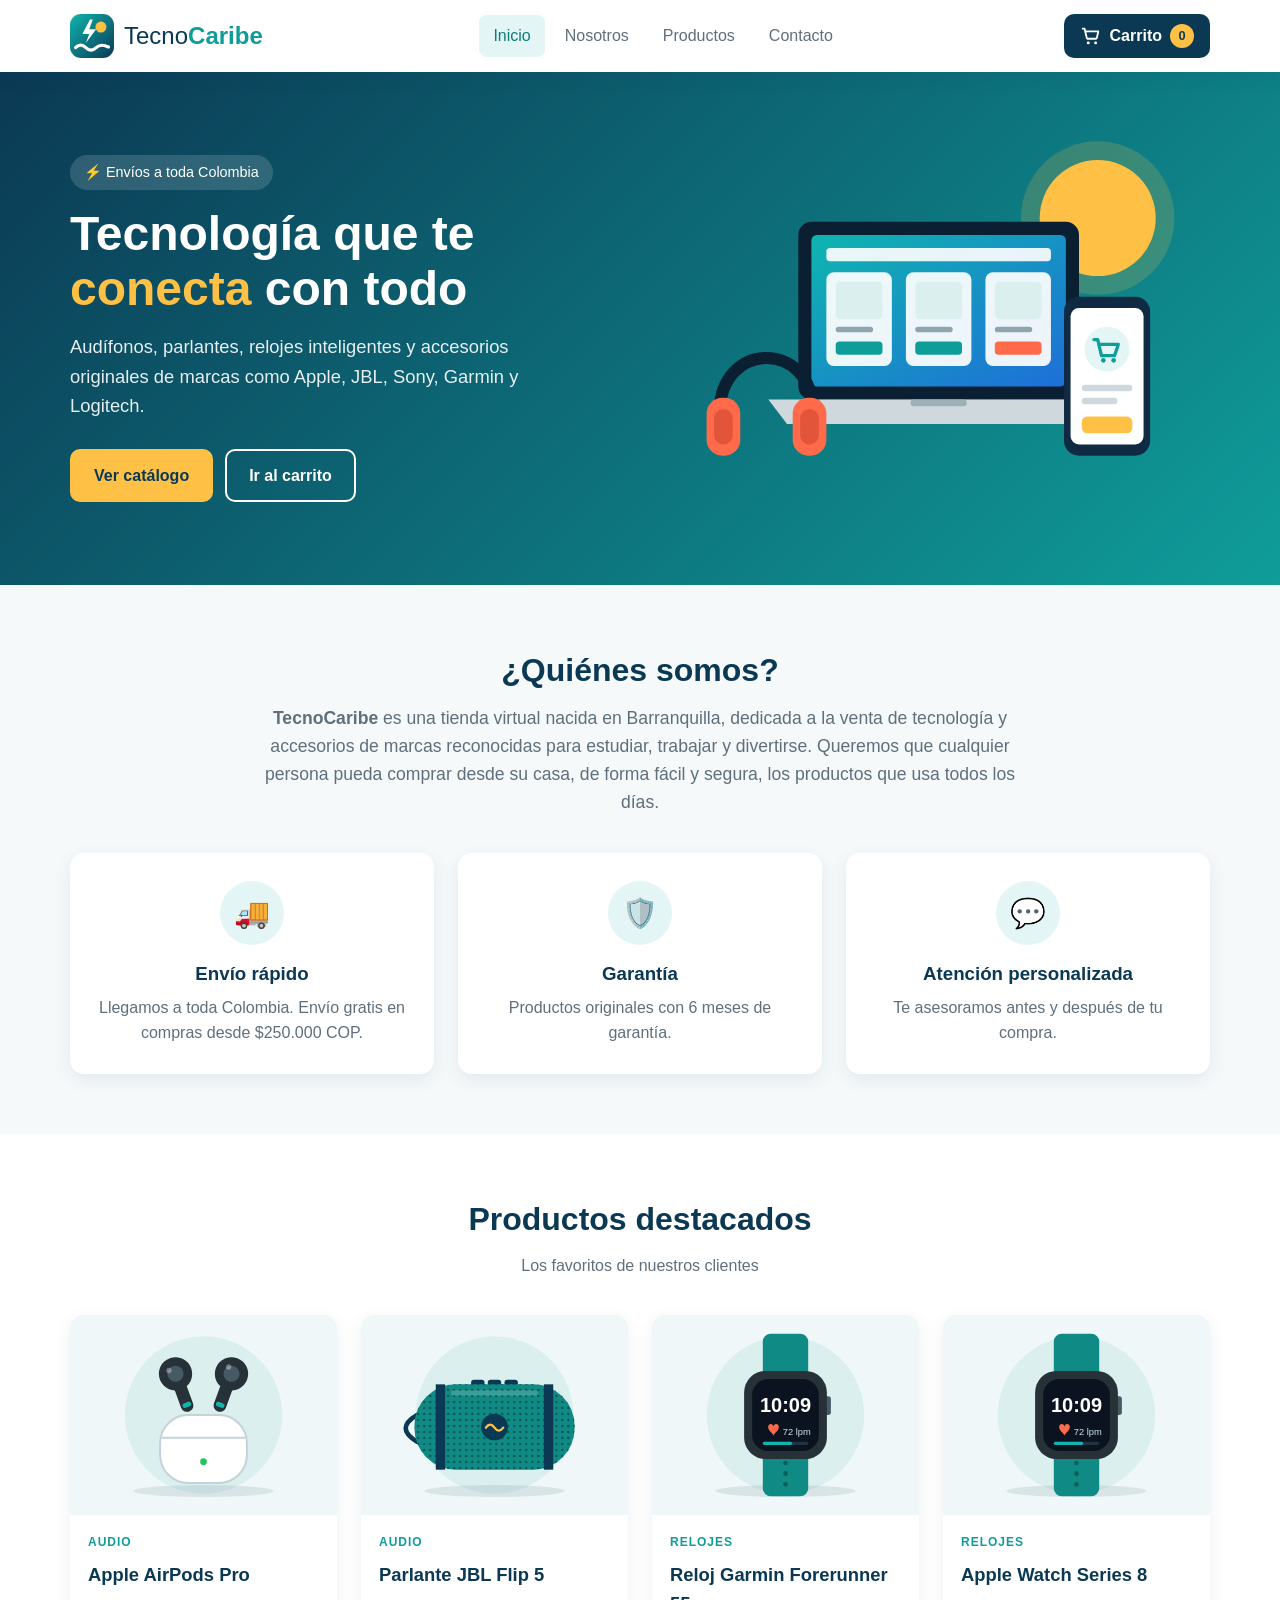
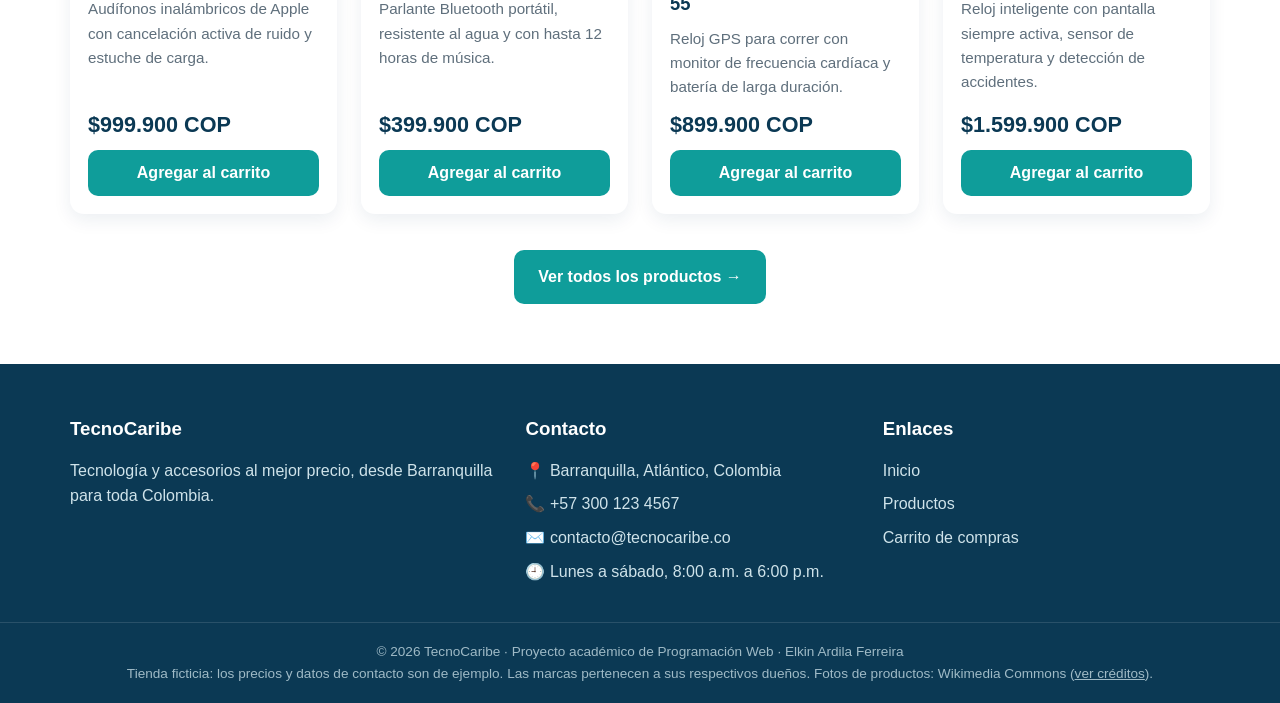
<file: index.html>
<!DOCTYPE html>
<html lang="es">
<head>
  <meta charset="UTF-8">
  <meta name="viewport" content="width=device-width, initial-scale=1.0">
  <meta name="description" content="TecnoCaribe: tienda virtual de tecnología y accesorios con envíos a toda Colombia.">
  <title>TecnoCaribe | Tecnología y accesorios</title>
  <link rel="icon" href="img/logo.svg" type="image/svg+xml">
  <link rel="stylesheet" href="css/estilos.css">
</head>
<body>

  <!-- ===================== ENCABEZADO ===================== -->
  <header class="encabezado">
    <div class="contenedor encabezado-contenido">
      <a href="index.html" class="logo">
        <img src="img/logo.svg" alt="Logotipo de TecnoCaribe">
        <span>Tecno<strong>Caribe</strong></span>
      </a>

      <nav class="menu" id="menu" aria-label="Menú principal">
        <ul>
          <li><a href="index.html" class="activo">Inicio</a></li>
          <li><a href="#nosotros">Nosotros</a></li>
          <li><a href="productos.html">Productos</a></li>
          <li><a href="#contacto">Contacto</a></li>
        </ul>
      </nav>

      <div class="acciones-encabezado">
        <a href="carrito.html" class="enlace-carrito" aria-label="Ver carrito de compras">
          <svg class="icono-carrito" viewBox="0 0 24 24" aria-hidden="true">
            <path d="M3 4h2l2.4 10.2a1 1 0 0 0 1 .8h8.9a1 1 0 0 0 1-.8L20 7H6.2" fill="none" stroke="currentColor" stroke-width="2" stroke-linecap="round" stroke-linejoin="round"/>
            <circle cx="9" cy="19.5" r="1.6" fill="currentColor"/>
            <circle cx="17" cy="19.5" r="1.6" fill="currentColor"/>
          </svg>
          <span class="texto-carrito">Carrito</span>
          <span class="contador" id="contador-carrito">0</span>
        </a>
        <button type="button" class="boton-menu" id="boton-menu" aria-label="Abrir menú" aria-expanded="false" aria-controls="menu">☰</button>
      </div>
    </div>
  </header>

  <main>
    <!-- ===================== BANNER PRINCIPAL ===================== -->
    <section class="banner">
      <div class="contenedor banner-contenido">
        <div class="banner-texto">
          <span class="etiqueta">⚡ Envíos a toda Colombia</span>
          <h1>Tecnología que te <span>conecta</span> con todo</h1>
          <p>Audífonos, parlantes, relojes inteligentes y accesorios originales de marcas como Apple, JBL, Sony, Garmin y Logitech.</p>
          <div class="banner-botones">
            <a href="productos.html" class="btn btn-amarillo">Ver catálogo</a>
            <a href="carrito.html" class="btn btn-borde">Ir al carrito</a>
          </div>
        </div>
        <img src="img/banner.svg" alt="Ilustración de un portátil, un celular y unos audífonos" class="banner-imagen">
      </div>
    </section>

    <!-- ===================== QUIÉNES SOMOS ===================== -->
    <section class="seccion" id="nosotros">
      <div class="contenedor">
        <div class="titulo-seccion">
          <h2>¿Quiénes somos?</h2>
          <p class="presentacion">
            <strong>TecnoCaribe</strong> es una tienda virtual nacida en Barranquilla, dedicada a la venta de
            tecnología y accesorios de marcas reconocidas para estudiar, trabajar y divertirse. Queremos que cualquier
            persona pueda comprar desde su casa, de forma fácil y segura, los productos que usa todos los días.
          </p>
        </div>

        <div class="beneficios">
          <article class="beneficio">
            <span class="icono">🚚</span>
            <h3>Envío rápido</h3>
            <p>Llegamos a toda Colombia. Envío gratis en compras desde $250.000 COP.</p>
          </article>
          <article class="beneficio">
            <span class="icono">🛡️</span>
            <h3>Garantía</h3>
            <p>Productos originales con 6 meses de garantía.</p>
          </article>
          <article class="beneficio">
            <span class="icono">💬</span>
            <h3>Atención personalizada</h3>
            <p>Te asesoramos antes y después de tu compra.</p>
          </article>
        </div>
      </div>
    </section>

    <!-- ===================== PRODUCTOS DESTACADOS ===================== -->
    <section class="seccion seccion-clara">
      <div class="contenedor">
        <div class="titulo-seccion">
          <h2>Productos destacados</h2>
          <p>Los favoritos de nuestros clientes</p>
        </div>

        <!-- JavaScript (catalogo.js) llena este espacio con los productos destacados -->
        <div class="grid-productos" id="productos-destacados"></div>

        <div class="centrado">
          <a href="productos.html" class="btn">Ver todos los productos →</a>
        </div>
      </div>
    </section>
  </main>

  <!-- ===================== PIE DE PÁGINA ===================== -->
  <footer class="pie" id="contacto">
    <div class="contenedor pie-contenido">
      <section>
        <h3>TecnoCaribe</h3>
        <p>Tecnología y accesorios al mejor precio, desde Barranquilla para toda Colombia.</p>
      </section>
      <section>
        <h3>Contacto</h3>
        <address>
          <ul>
            <li>📍 Barranquilla, Atlántico, Colombia</li>
            <li>📞 +57 300 123 4567</li>
            <li>✉️ contacto@tecnocaribe.co</li>
            <li>🕘 Lunes a sábado, 8:00 a.m. a 6:00 p.m.</li>
          </ul>
        </address>
      </section>
      <section>
        <h3>Enlaces</h3>
        <ul>
          <li><a href="index.html">Inicio</a></li>
          <li><a href="productos.html">Productos</a></li>
          <li><a href="carrito.html">Carrito de compras</a></li>
        </ul>
      </section>
    </div>
    <div class="pie-final">
      <p>© 2026 TecnoCaribe · Proyecto académico de Programación Web · Elkin Ardila Ferreira</p>
      <p>Tienda ficticia: los precios y datos de contacto son de ejemplo. Las marcas pertenecen a sus respectivos dueños. Fotos de productos: Wikimedia Commons (<a href="productos.html#creditos">ver créditos</a>).</p>
    </div>
  </footer>

  <!-- Archivos JavaScript externos (el orden es importante) -->
  <script src="js/productos.js"></script>
  <script src="js/carrito.js"></script>
  <script src="js/catalogo.js"></script>
</body>
</html>
</file>
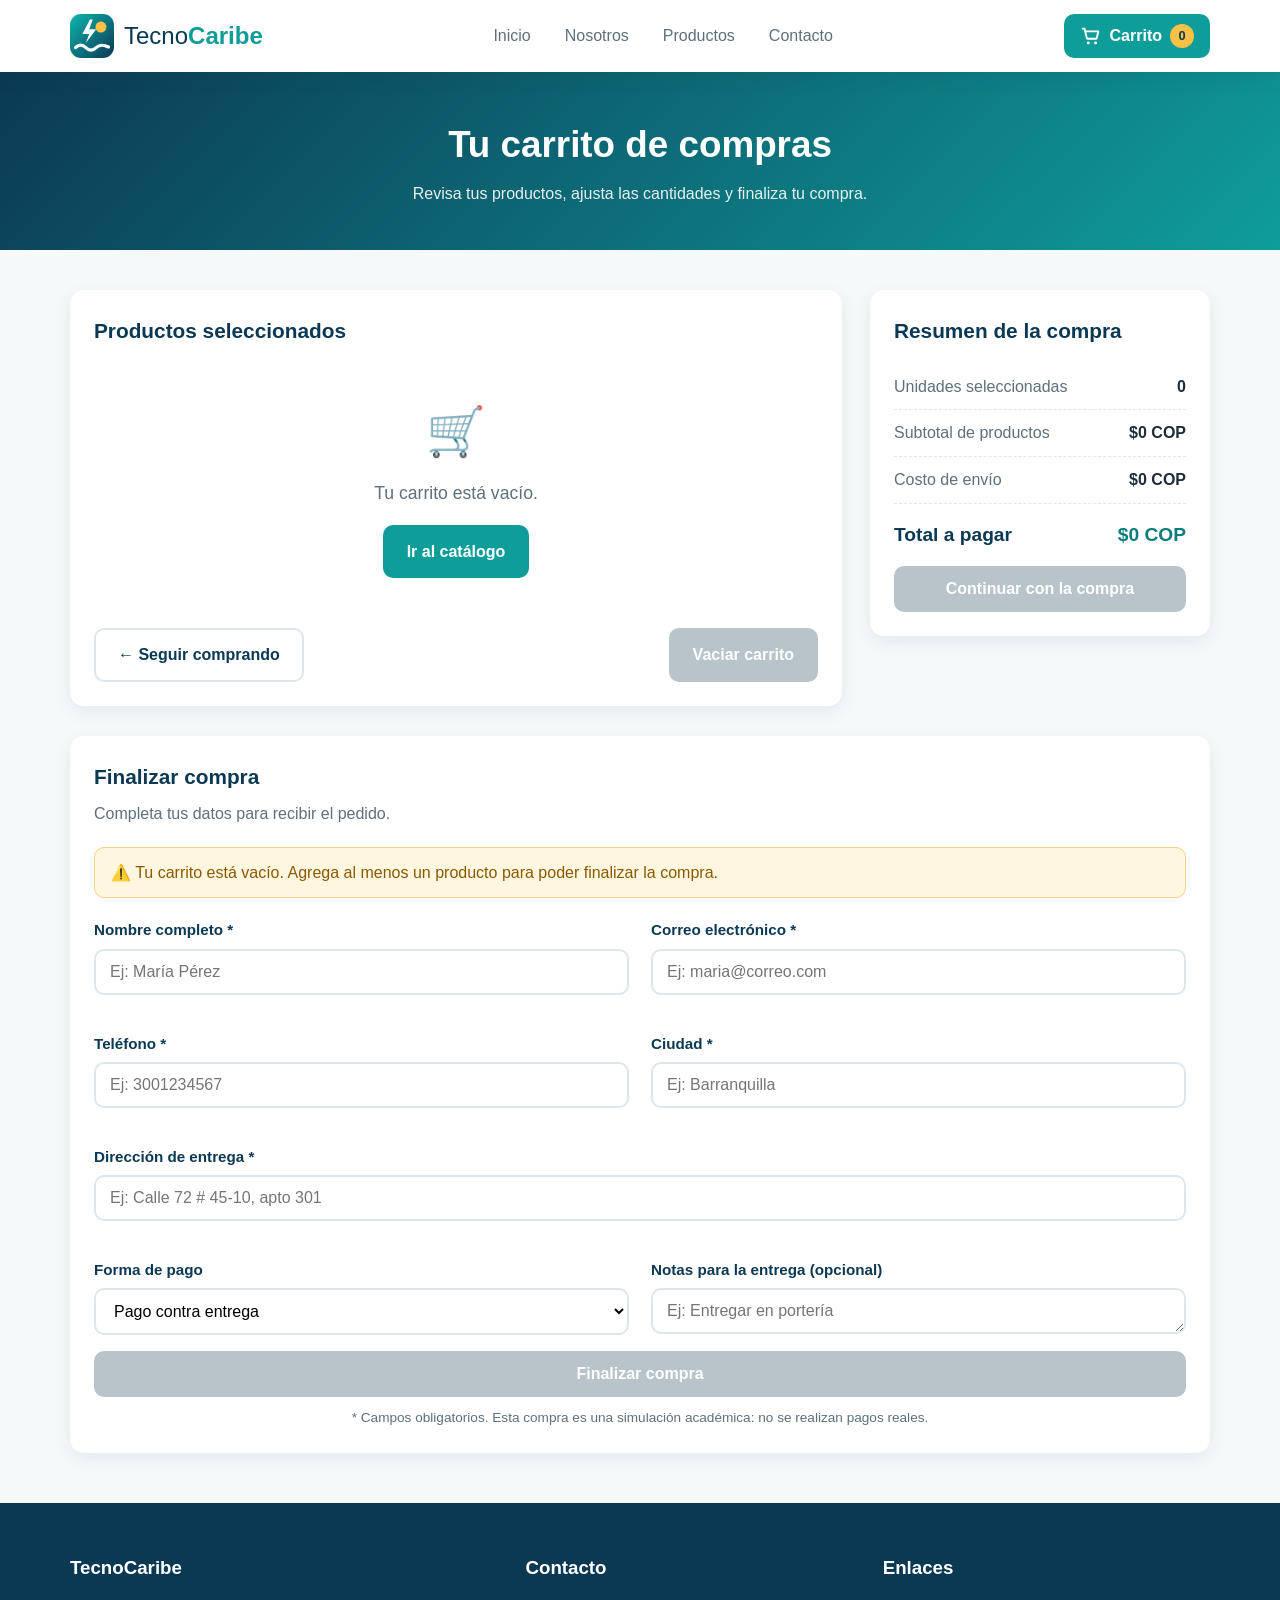
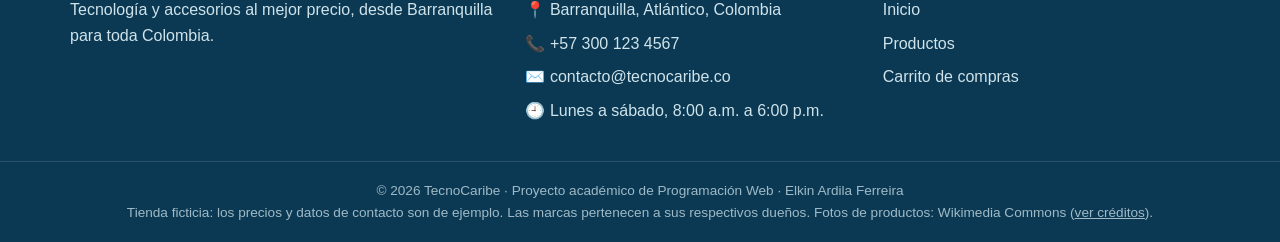
<file: carrito.html>
<!DOCTYPE html>
<html lang="es">
<head>
  <meta charset="UTF-8">
  <meta name="viewport" content="width=device-width, initial-scale=1.0">
  <meta name="description" content="Carrito de compras de TecnoCaribe.">
  <title>Carrito de compras | TecnoCaribe</title>
  <link rel="icon" href="img/logo.svg" type="image/svg+xml">
  <link rel="stylesheet" href="css/estilos.css">
</head>
<body>

  <!-- ===================== ENCABEZADO ===================== -->
  <header class="encabezado">
    <div class="contenedor encabezado-contenido">
      <a href="index.html" class="logo">
        <img src="img/logo.svg" alt="Logotipo de TecnoCaribe">
        <span>Tecno<strong>Caribe</strong></span>
      </a>

      <nav class="menu" id="menu" aria-label="Menú principal">
        <ul>
          <li><a href="index.html">Inicio</a></li>
          <li><a href="index.html#nosotros">Nosotros</a></li>
          <li><a href="productos.html">Productos</a></li>
          <li><a href="#contacto">Contacto</a></li>
        </ul>
      </nav>

      <div class="acciones-encabezado">
        <a href="carrito.html" class="enlace-carrito activo" aria-label="Ver carrito de compras">
          <svg class="icono-carrito" viewBox="0 0 24 24" aria-hidden="true">
            <path d="M3 4h2l2.4 10.2a1 1 0 0 0 1 .8h8.9a1 1 0 0 0 1-.8L20 7H6.2" fill="none" stroke="currentColor" stroke-width="2" stroke-linecap="round" stroke-linejoin="round"/>
            <circle cx="9" cy="19.5" r="1.6" fill="currentColor"/>
            <circle cx="17" cy="19.5" r="1.6" fill="currentColor"/>
          </svg>
          <span class="texto-carrito">Carrito</span>
          <span class="contador" id="contador-carrito">0</span>
        </a>
        <button type="button" class="boton-menu" id="boton-menu" aria-label="Abrir menú" aria-expanded="false" aria-controls="menu">☰</button>
      </div>
    </div>
  </header>

  <main>
    <!-- ===================== TÍTULO DE LA PÁGINA ===================== -->
    <section class="titulo-pagina">
      <div class="contenedor">
        <h1>Tu carrito de compras</h1>
        <p>Revisa tus productos, ajusta las cantidades y finaliza tu compra.</p>
      </div>
    </section>

    <!-- ===================== CARRITO + RESUMEN ===================== -->
    <section class="contenedor carrito-layout">

      <!-- Lista de productos del carrito -->
      <div class="caja">
        <h2 class="titulo-caja">Productos seleccionados</h2>

        <!-- Este mensaje solo se ve cuando el carrito está vacío -->
        <div class="carrito-vacio" id="carrito-vacio" hidden>
          <span class="icono-vacio">🛒</span>
          <p>Tu carrito está vacío.</p>
          <a href="productos.html" class="btn">Ir al catálogo</a>
        </div>

        <table class="tabla-carrito" id="tabla-carrito">
          <thead>
            <tr>
              <th>Producto</th>
              <th>Precio</th>
              <th>Cantidad</th>
              <th>Subtotal</th>
              <th>Quitar</th>
            </tr>
          </thead>
          <!-- JavaScript (pagina-carrito.js) llena estas filas -->
          <tbody id="cuerpo-tabla"></tbody>
        </table>

        <div class="acciones-carrito">
          <a href="productos.html" class="btn btn-secundario">← Seguir comprando</a>
          <button type="button" class="btn btn-peligro" id="btn-vaciar">Vaciar carrito</button>
        </div>
      </div>

      <!-- Resumen con los cálculos de la compra -->
      <aside class="caja resumen">
        <h2 class="titulo-caja">Resumen de la compra</h2>
        <div class="fila-resumen">
          <span>Unidades seleccionadas</span>
          <span id="total-unidades">0</span>
        </div>
        <div class="fila-resumen">
          <span>Subtotal de productos</span>
          <span id="subtotal-general">$0 COP</span>
        </div>
        <div class="fila-resumen">
          <span>Costo de envío</span>
          <span id="costo-envio">$0 COP</span>
        </div>
        <p class="nota-envio" id="nota-envio"></p>
        <div class="fila-resumen fila-total">
          <span>Total a pagar</span>
          <span id="total-pagar">$0 COP</span>
        </div>
        <button type="button" class="btn btn-bloque" id="btn-continuar">Continuar con la compra</button>
      </aside>
    </section>

    <!-- ===================== FINALIZAR COMPRA ===================== -->
    <section class="contenedor seccion-compra" id="seccion-compra">

      <div class="caja" id="caja-formulario">
        <h2 class="titulo-caja">Finalizar compra</h2>
        <p class="subtitulo">Completa tus datos para recibir el pedido.</p>

        <p class="aviso-formulario" id="aviso-formulario" hidden>
          ⚠️ Tu carrito está vacío. Agrega al menos un producto para poder finalizar la compra.
        </p>

        <!-- novalidate: la validación la hacemos nosotros con JavaScript -->
        <form class="formulario" id="formulario-compra" novalidate>
          <div class="campo">
            <label for="nombre">Nombre completo *</label>
            <input type="text" id="nombre" name="nombre" placeholder="Ej: María Pérez" required>
            <small class="error" id="error-nombre"></small>
          </div>

          <div class="campo">
            <label for="correo">Correo electrónico *</label>
            <input type="email" id="correo" name="correo" placeholder="Ej: maria@correo.com" required>
            <small class="error" id="error-correo"></small>
          </div>

          <div class="campo">
            <label for="telefono">Teléfono *</label>
            <input type="tel" id="telefono" name="telefono" placeholder="Ej: 3001234567" required>
            <small class="error" id="error-telefono"></small>
          </div>

          <div class="campo">
            <label for="ciudad">Ciudad *</label>
            <input type="text" id="ciudad" name="ciudad" placeholder="Ej: Barranquilla" required>
            <small class="error" id="error-ciudad"></small>
          </div>

          <div class="campo campo-completo">
            <label for="direccion">Dirección de entrega *</label>
            <input type="text" id="direccion" name="direccion" placeholder="Ej: Calle 72 # 45-10, apto 301" required>
            <small class="error" id="error-direccion"></small>
          </div>

          <div class="campo">
            <label for="pago">Forma de pago</label>
            <select id="pago" name="pago">
              <option value="Pago contra entrega">Pago contra entrega</option>
              <option value="Transferencia bancaria">Transferencia bancaria</option>
            </select>
          </div>

          <div class="campo">
            <label for="notas">Notas para la entrega (opcional)</label>
            <textarea id="notas" name="notas" rows="1" placeholder="Ej: Entregar en portería"></textarea>
          </div>

          <div class="campo-completo">
            <button type="submit" class="btn btn-bloque" id="btn-finalizar">Finalizar compra</button>
            <p class="nota-formulario">* Campos obligatorios. Esta compra es una simulación académica: no se realizan pagos reales.</p>
          </div>
        </form>
      </div>

      <!-- Mensaje de confirmación: se muestra cuando la compra se procesa bien -->
      <div class="caja confirmacion" id="confirmacion" hidden>
        <div class="icono-exito">✔</div>
        <h2>¡Compra realizada con éxito!</h2>
        <p>Gracias, <strong id="conf-nombre"></strong>. Tu pedido <strong id="conf-pedido"></strong> fue procesado correctamente.</p>

        <ul class="lista-pedido" id="conf-productos"></ul>

        <p class="conf-total">Valor total de la compra: <strong id="conf-total"></strong></p>
        <p>Forma de pago: <span id="conf-pago"></span></p>
        <p>Enviaremos tu pedido a <strong id="conf-direccion"></strong> y te escribiremos a <strong id="conf-correo"></strong>.</p>
        <a href="productos.html" class="btn">Seguir comprando</a>
      </div>
    </section>
  </main>

  <!-- ===================== PIE DE PÁGINA ===================== -->
  <footer class="pie" id="contacto">
    <div class="contenedor pie-contenido">
      <section>
        <h3>TecnoCaribe</h3>
        <p>Tecnología y accesorios al mejor precio, desde Barranquilla para toda Colombia.</p>
      </section>
      <section>
        <h3>Contacto</h3>
        <address>
          <ul>
            <li>📍 Barranquilla, Atlántico, Colombia</li>
            <li>📞 +57 300 123 4567</li>
            <li>✉️ contacto@tecnocaribe.co</li>
            <li>🕘 Lunes a sábado, 8:00 a.m. a 6:00 p.m.</li>
          </ul>
        </address>
      </section>
      <section>
        <h3>Enlaces</h3>
        <ul>
          <li><a href="index.html">Inicio</a></li>
          <li><a href="productos.html">Productos</a></li>
          <li><a href="carrito.html">Carrito de compras</a></li>
        </ul>
      </section>
    </div>
    <div class="pie-final">
      <p>© 2026 TecnoCaribe · Proyecto académico de Programación Web · Elkin Ardila Ferreira</p>
      <p>Tienda ficticia: los precios y datos de contacto son de ejemplo. Las marcas pertenecen a sus respectivos dueños. Fotos de productos: Wikimedia Commons (<a href="productos.html#creditos">ver créditos</a>).</p>
    </div>
  </footer>

  <!-- Archivos JavaScript externos (el orden es importante) -->
  <script src="js/productos.js"></script>
  <script src="js/carrito.js"></script>
  <script src="js/pagina-carrito.js"></script>
</body>
</html>
</file>
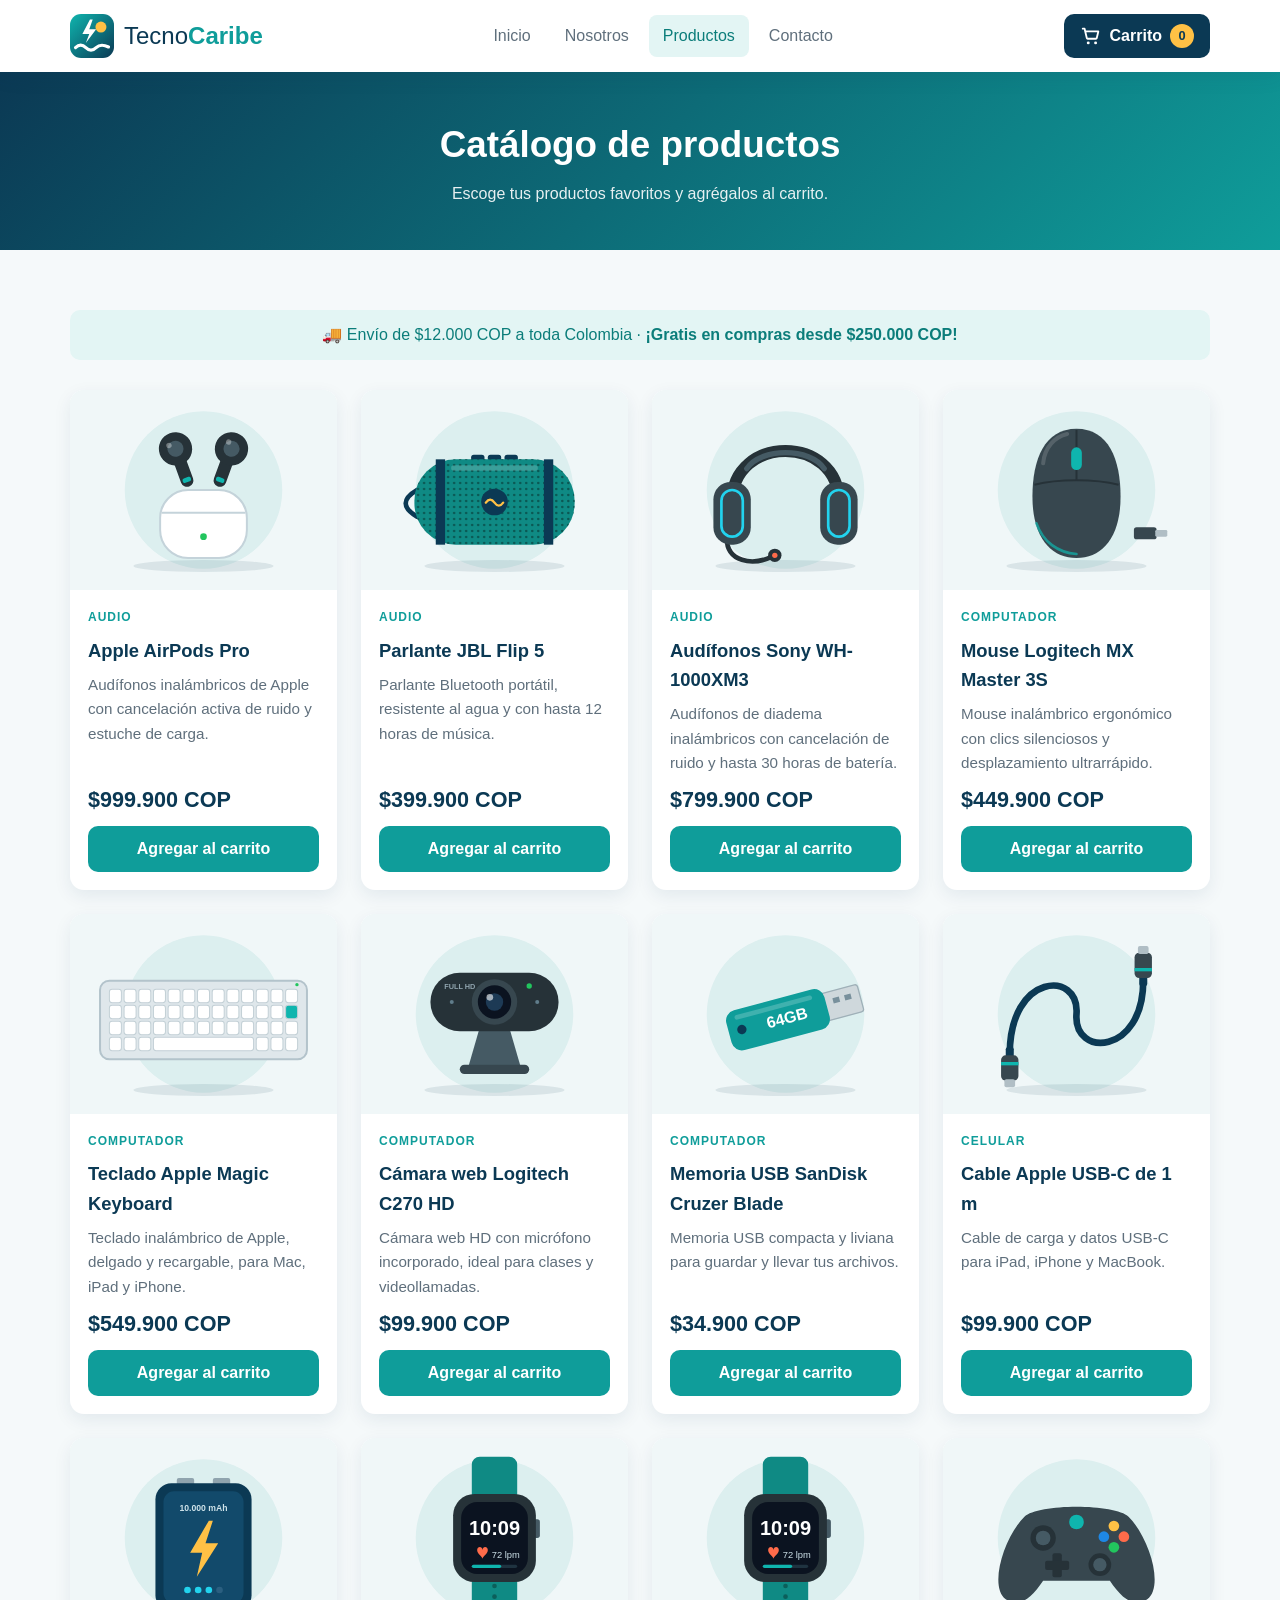
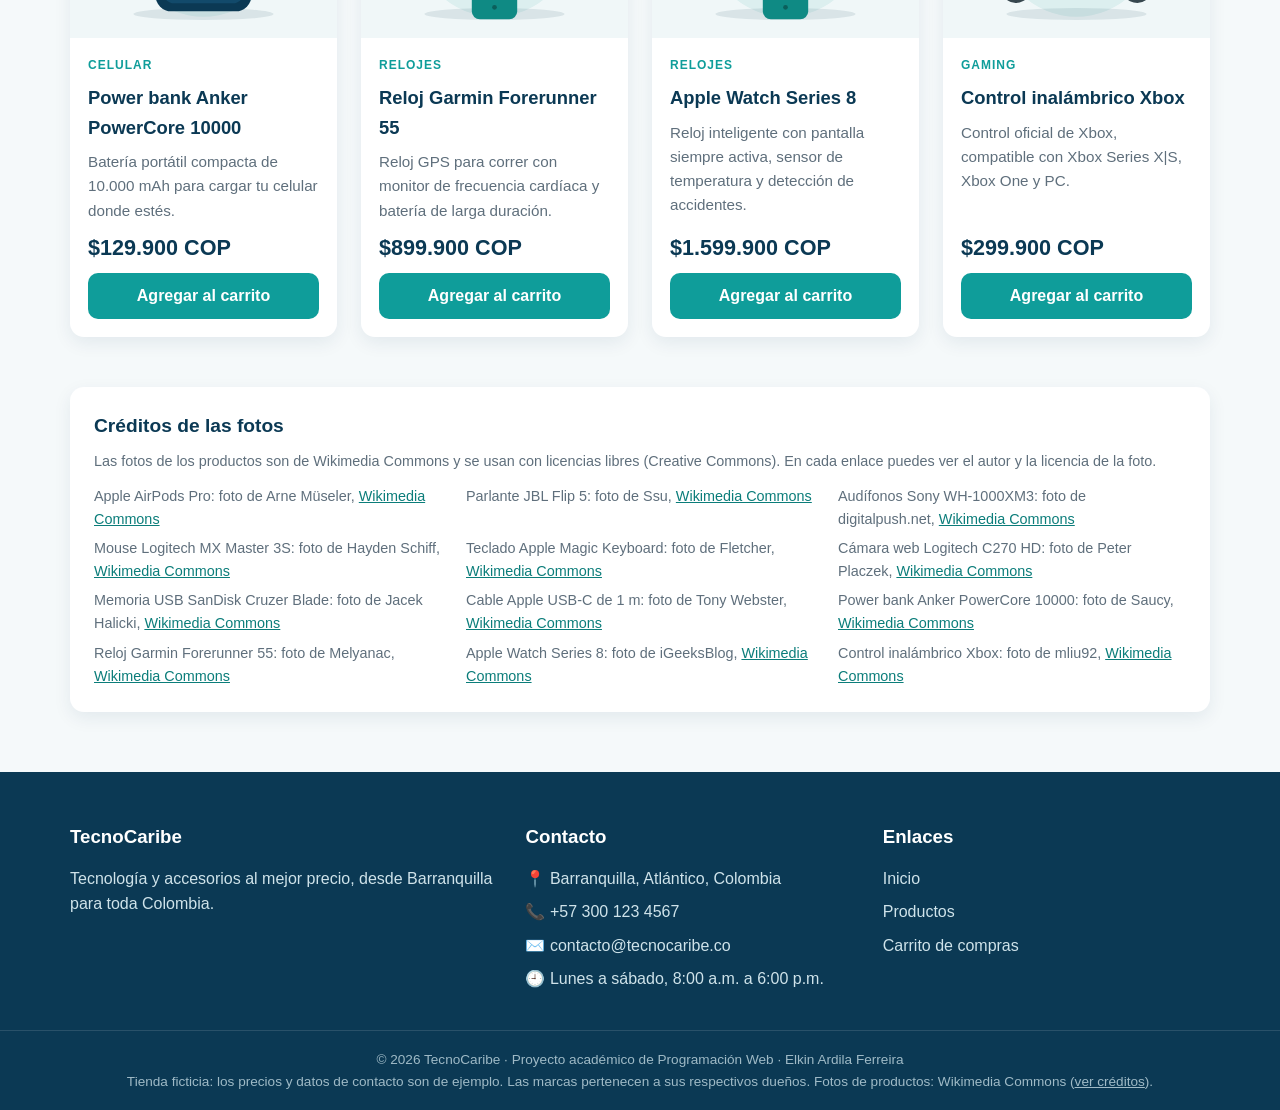
<file: productos.html>
<!DOCTYPE html>
<html lang="es">
<head>
  <meta charset="UTF-8">
  <meta name="viewport" content="width=device-width, initial-scale=1.0">
  <meta name="description" content="Catálogo de productos de tecnología y accesorios de TecnoCaribe.">
  <title>Productos | TecnoCaribe</title>
  <link rel="icon" href="img/logo.svg" type="image/svg+xml">
  <link rel="stylesheet" href="css/estilos.css">
</head>
<body>

  <!-- ===================== ENCABEZADO ===================== -->
  <header class="encabezado">
    <div class="contenedor encabezado-contenido">
      <a href="index.html" class="logo">
        <img src="img/logo.svg" alt="Logotipo de TecnoCaribe">
        <span>Tecno<strong>Caribe</strong></span>
      </a>

      <nav class="menu" id="menu" aria-label="Menú principal">
        <ul>
          <li><a href="index.html">Inicio</a></li>
          <li><a href="index.html#nosotros">Nosotros</a></li>
          <li><a href="productos.html" class="activo">Productos</a></li>
          <li><a href="#contacto">Contacto</a></li>
        </ul>
      </nav>

      <div class="acciones-encabezado">
        <a href="carrito.html" class="enlace-carrito" aria-label="Ver carrito de compras">
          <svg class="icono-carrito" viewBox="0 0 24 24" aria-hidden="true">
            <path d="M3 4h2l2.4 10.2a1 1 0 0 0 1 .8h8.9a1 1 0 0 0 1-.8L20 7H6.2" fill="none" stroke="currentColor" stroke-width="2" stroke-linecap="round" stroke-linejoin="round"/>
            <circle cx="9" cy="19.5" r="1.6" fill="currentColor"/>
            <circle cx="17" cy="19.5" r="1.6" fill="currentColor"/>
          </svg>
          <span class="texto-carrito">Carrito</span>
          <span class="contador" id="contador-carrito">0</span>
        </a>
        <button type="button" class="boton-menu" id="boton-menu" aria-label="Abrir menú" aria-expanded="false" aria-controls="menu">☰</button>
      </div>
    </div>
  </header>

  <main>
    <!-- ===================== TÍTULO DE LA PÁGINA ===================== -->
    <section class="titulo-pagina">
      <div class="contenedor">
        <h1>Catálogo de productos</h1>
        <p>Escoge tus productos favoritos y agrégalos al carrito.</p>
      </div>
    </section>

    <!-- ===================== CATÁLOGO ===================== -->
    <section class="seccion">
      <div class="contenedor">
        <p class="info-envio">🚚 Envío de $12.000 COP a toda Colombia · <strong>¡Gratis en compras desde $250.000 COP!</strong></p>

        <!-- JavaScript (catalogo.js) llena este espacio con todos los productos -->
        <div class="grid-productos" id="lista-productos"></div>

        <!-- Créditos de las fotos (los llena catalogo.js) -->
        <section class="creditos" id="creditos">
          <h2>Créditos de las fotos</h2>
          <p>Las fotos de los productos son de Wikimedia Commons y se usan con licencias libres (Creative Commons).
             En cada enlace puedes ver el autor y la licencia de la foto.</p>
          <ul id="creditos-fotos"></ul>
        </section>
      </div>
    </section>
  </main>

  <!-- ===================== PIE DE PÁGINA ===================== -->
  <footer class="pie" id="contacto">
    <div class="contenedor pie-contenido">
      <section>
        <h3>TecnoCaribe</h3>
        <p>Tecnología y accesorios al mejor precio, desde Barranquilla para toda Colombia.</p>
      </section>
      <section>
        <h3>Contacto</h3>
        <address>
          <ul>
            <li>📍 Barranquilla, Atlántico, Colombia</li>
            <li>📞 +57 300 123 4567</li>
            <li>✉️ contacto@tecnocaribe.co</li>
            <li>🕘 Lunes a sábado, 8:00 a.m. a 6:00 p.m.</li>
          </ul>
        </address>
      </section>
      <section>
        <h3>Enlaces</h3>
        <ul>
          <li><a href="index.html">Inicio</a></li>
          <li><a href="productos.html">Productos</a></li>
          <li><a href="carrito.html">Carrito de compras</a></li>
        </ul>
      </section>
    </div>
    <div class="pie-final">
      <p>© 2026 TecnoCaribe · Proyecto académico de Programación Web · Elkin Ardila Ferreira</p>
      <p>Tienda ficticia: los precios y datos de contacto son de ejemplo. Las marcas pertenecen a sus respectivos dueños. Fotos de productos: Wikimedia Commons (<a href="productos.html#creditos">ver créditos</a>).</p>
    </div>
  </footer>

  <!-- Archivos JavaScript externos (el orden es importante) -->
  <script src="js/productos.js"></script>
  <script src="js/carrito.js"></script>
  <script src="js/catalogo.js"></script>
</body>
</html>
</file>
<file: css/estilos.css>
/* =========================================================
   TecnoCaribe - Hoja de estilos principal
   Proyecto final de Programación Web
   ========================================================= */

/* ---------- 1. Variables de colores y medidas ---------- */
:root {
  --azul-oscuro: #0b3954;
  --turquesa: #0f9d9a;
  --turquesa-oscuro: #0b7d7a;
  --turquesa-claro: #e3f5f4;
  --coral: #ff6b4a;
  --amarillo: #ffc145;
  --texto: #1f2d3a;
  --gris: #5f6f7c;
  --borde: #dde6ea;
  --fondo: #f5f9fa;
  --blanco: #ffffff;
  --rojo: #d93636;
  --verde: #1f9d55;
  --sombra: 0 6px 18px rgba(11, 57, 84, 0.08);
  --radio: 14px;
}

/* ---------- 2. Estilos generales ---------- */
* {
  margin: 0;
  padding: 0;
  box-sizing: border-box;
}

html {
  scroll-behavior: smooth;
}

body {
  font-family: "Segoe UI", Roboto, Arial, sans-serif;
  color: var(--texto);
  background-color: var(--fondo);
  line-height: 1.6;
}

img {
  max-width: 100%;
  display: block;
}

a {
  color: inherit;
  text-decoration: none;
}

ul {
  list-style: none;
}

/* Los elementos con el atributo hidden siempre quedan ocultos */
[hidden] {
  display: none !important;
}

.contenedor {
  width: 100%;
  max-width: 1180px;
  margin: 0 auto;
  padding: 0 20px;
}

.seccion {
  padding: 60px 0;
}

.seccion-clara {
  background-color: var(--blanco);
}

.titulo-seccion {
  text-align: center;
  margin-bottom: 36px;
}

.titulo-seccion h2 {
  font-size: 2rem;
  color: var(--azul-oscuro);
  margin-bottom: 8px;
}

.titulo-seccion p {
  color: var(--gris);
}

.presentacion {
  max-width: 760px;
  margin: 0 auto;
  font-size: 1.1rem;
}

.centrado {
  text-align: center;
  margin-top: 36px;
}

/* ---------- 3. Botones ---------- */
.btn {
  display: inline-block;
  background-color: var(--turquesa);
  color: var(--blanco);
  border: 2px solid transparent;
  padding: 12px 22px;
  border-radius: 10px;
  font-family: inherit;
  font-size: 1rem;
  font-weight: 600;
  text-align: center;
  cursor: pointer;
  transition: background-color 0.2s, transform 0.2s, color 0.2s;
}

.btn:hover {
  background-color: var(--turquesa-oscuro);
  transform: translateY(-2px);
}

.btn-amarillo {
  background-color: var(--amarillo);
  color: var(--azul-oscuro);
}

.btn-amarillo:hover {
  background-color: #f5ae1c;
}

.btn-borde {
  background-color: transparent;
  border-color: var(--blanco);
}

.btn-borde:hover {
  background-color: rgba(255, 255, 255, 0.15);
}

.btn-secundario {
  background-color: var(--blanco);
  color: var(--azul-oscuro);
  border-color: var(--borde);
}

.btn-secundario:hover {
  background-color: var(--turquesa-claro);
}

.btn-peligro {
  background-color: var(--blanco);
  color: var(--rojo);
  border-color: var(--rojo);
}

.btn-peligro:hover {
  background-color: var(--rojo);
  color: var(--blanco);
}

.btn-bloque {
  display: block;
  width: 100%;
}

/* Botón desactivado (por ejemplo, cuando el carrito está vacío) */
.btn:disabled {
  background-color: #b8c4ca;
  border-color: #b8c4ca;
  color: var(--blanco);
  cursor: not-allowed;
  transform: none;
}

/* ---------- 4. Encabezado y menú de navegación ---------- */
.encabezado {
  background-color: var(--blanco);
  box-shadow: var(--sombra);
  position: sticky;
  top: 0;
  z-index: 100;
}

.encabezado-contenido {
  display: flex;
  align-items: center;
  justify-content: space-between;
  gap: 20px;
  height: 72px;
}

.logo {
  display: flex;
  align-items: center;
  gap: 10px;
  font-size: 1.5rem;
  color: var(--azul-oscuro);
}

.logo img {
  width: 44px;
  height: 44px;
}

.logo strong {
  color: var(--turquesa);
}

.menu ul {
  display: flex;
  gap: 6px;
}

.menu a {
  display: block;
  padding: 8px 14px;
  border-radius: 8px;
  font-weight: 500;
  color: var(--gris);
  transition: background-color 0.2s, color 0.2s;
}

.menu a:hover,
.menu a.activo {
  background-color: var(--turquesa-claro);
  color: var(--turquesa-oscuro);
}

.acciones-encabezado {
  display: flex;
  align-items: center;
  gap: 10px;
}

.enlace-carrito {
  display: flex;
  align-items: center;
  gap: 8px;
  background-color: var(--azul-oscuro);
  color: var(--blanco);
  padding: 9px 16px;
  border-radius: 10px;
  font-weight: 600;
  transition: background-color 0.2s;
}

.enlace-carrito:hover,
.enlace-carrito.activo {
  background-color: var(--turquesa);
}

.icono-carrito {
  width: 22px;
  height: 22px;
}

.contador {
  display: inline-flex;
  align-items: center;
  justify-content: center;
  min-width: 24px;
  height: 24px;
  padding: 0 6px;
  border-radius: 12px;
  background-color: var(--amarillo);
  color: var(--azul-oscuro);
  font-size: 0.8rem;
  font-weight: 700;
}

/* Animación del contador cuando se agrega un producto */
.contador.salto {
  animation: salto 0.4s ease;
}

@keyframes salto {
  50% {
    transform: scale(1.4);
  }
}

/* Botón del menú para celulares (oculto en computador) */
.boton-menu {
  display: none;
  width: 44px;
  height: 44px;
  border: 2px solid var(--borde);
  border-radius: 10px;
  background-color: var(--blanco);
  color: var(--azul-oscuro);
  font-size: 1.4rem;
  cursor: pointer;
}

/* ---------- 5. Banner principal ---------- */
.banner {
  background: linear-gradient(135deg, var(--azul-oscuro), var(--turquesa));
  color: var(--blanco);
  padding: 60px 0;
  overflow: hidden;
}

.banner-contenido {
  display: grid;
  grid-template-columns: minmax(0, 1.1fr) minmax(0, 1fr);
  align-items: center;
  gap: 40px;
}

.etiqueta {
  display: inline-block;
  background-color: rgba(255, 255, 255, 0.15);
  padding: 6px 14px;
  border-radius: 20px;
  font-size: 0.9rem;
  margin-bottom: 16px;
}

.banner h1 {
  font-size: 3rem;
  line-height: 1.15;
  margin-bottom: 16px;
}

.banner h1 span {
  color: var(--amarillo);
}

.banner p {
  font-size: 1.15rem;
  opacity: 0.9;
  max-width: 520px;
  margin-bottom: 28px;
}

.banner-botones {
  display: flex;
  flex-wrap: wrap;
  gap: 12px;
}

.banner-imagen {
  width: 100%;
  animation: flotar 4s ease-in-out infinite;
}

@keyframes flotar {
  0%,
  100% {
    transform: translateY(0);
  }
  50% {
    transform: translateY(-12px);
  }
}

/* ---------- 6. Beneficios (sección Quiénes somos) ---------- */
.beneficios {
  display: grid;
  grid-template-columns: repeat(3, 1fr);
  gap: 24px;
}

.beneficio {
  background-color: var(--blanco);
  border-radius: var(--radio);
  box-shadow: var(--sombra);
  padding: 28px 24px;
  text-align: center;
  transition: transform 0.25s;
}

.beneficio:hover {
  transform: translateY(-5px);
}

.beneficio .icono {
  display: inline-flex;
  align-items: center;
  justify-content: center;
  width: 64px;
  height: 64px;
  border-radius: 50%;
  background-color: var(--turquesa-claro);
  font-size: 1.8rem;
  margin-bottom: 14px;
}

.beneficio h3 {
  color: var(--azul-oscuro);
  margin-bottom: 6px;
}

.beneficio p {
  color: var(--gris);
}

/* ---------- 7. Título de páginas internas ---------- */
.titulo-pagina {
  background: linear-gradient(135deg, var(--azul-oscuro), var(--turquesa));
  color: var(--blanco);
  text-align: center;
  padding: 44px 0;
}

.titulo-pagina h1 {
  font-size: 2.3rem;
  margin-bottom: 6px;
}

.titulo-pagina p {
  opacity: 0.9;
}

/* ---------- 8. Catálogo de productos (tarjetas) ---------- */
.info-envio {
  background-color: var(--turquesa-claro);
  color: var(--turquesa-oscuro);
  text-align: center;
  padding: 12px 16px;
  border-radius: 10px;
  margin-bottom: 30px;
}

.grid-productos {
  display: grid;
  grid-template-columns: repeat(auto-fill, minmax(250px, 1fr));
  gap: 24px;
}

.tarjeta {
  display: flex;
  flex-direction: column;
  background-color: var(--blanco);
  border-radius: var(--radio);
  box-shadow: var(--sombra);
  overflow: hidden;
  transition: transform 0.25s, box-shadow 0.25s;
}

.tarjeta:hover {
  transform: translateY(-6px);
  box-shadow: 0 14px 30px rgba(11, 57, 84, 0.16);
}

.tarjeta img {
  width: 100%;
  aspect-ratio: 4 / 3;
  object-fit: cover;
  background-color: #f0f7f8;
}

.tarjeta-info {
  display: flex;
  flex-direction: column;
  gap: 8px;
  flex-grow: 1;
  padding: 18px;
}

.categoria {
  font-size: 0.75rem;
  font-weight: 700;
  letter-spacing: 1px;
  text-transform: uppercase;
  color: var(--turquesa);
}

.tarjeta h3 {
  font-size: 1.15rem;
  color: var(--azul-oscuro);
}

.descripcion {
  color: var(--gris);
  font-size: 0.95rem;
  flex-grow: 1;
}

.precio {
  font-size: 1.35rem;
  font-weight: 700;
  color: var(--azul-oscuro);
}

/* Créditos de las fotos */
.creditos {
  margin-top: 50px;
  padding: 24px;
  background-color: var(--blanco);
  border-radius: var(--radio);
  box-shadow: var(--sombra);
  font-size: 0.9rem;
  color: var(--gris);
}

.creditos h2 {
  font-size: 1.2rem;
  color: var(--azul-oscuro);
  margin-bottom: 8px;
}

.creditos ul {
  margin-top: 12px;
  display: grid;
  grid-template-columns: repeat(auto-fill, minmax(min(320px, 100%), 1fr));
  gap: 6px 24px;
}

.creditos a {
  color: var(--turquesa-oscuro);
  text-decoration: underline;
}

.pie-final a {
  text-decoration: underline;
}

/* ---------- 9. Página del carrito ---------- */
.carrito-layout {
  display: grid;
  grid-template-columns: 1fr 340px;
  align-items: start;
  gap: 28px;
  padding-top: 40px;
  padding-bottom: 30px;
}

.caja {
  background-color: var(--blanco);
  border-radius: var(--radio);
  box-shadow: var(--sombra);
  padding: 24px;
}

.titulo-caja {
  font-size: 1.3rem;
  color: var(--azul-oscuro);
  margin-bottom: 16px;
}

.carrito-vacio {
  text-align: center;
  padding: 30px 10px;
  color: var(--gris);
}

.icono-vacio {
  font-size: 3rem;
}

.carrito-vacio p {
  font-size: 1.1rem;
  margin: 8px 0 18px;
}

/* Tabla del carrito */
.tabla-carrito {
  width: 100%;
  border-collapse: collapse;
}

.tabla-carrito th {
  text-align: left;
  font-size: 0.8rem;
  text-transform: uppercase;
  letter-spacing: 0.5px;
  color: var(--gris);
  padding: 10px;
  border-bottom: 2px solid var(--borde);
}

.tabla-carrito td {
  padding: 14px 10px;
  border-bottom: 1px solid var(--borde);
  vertical-align: middle;
}

.producto-carrito {
  display: flex;
  align-items: center;
  gap: 12px;
  font-weight: 600;
  color: var(--azul-oscuro);
}

.producto-carrito img {
  width: 64px;
  height: 48px;
  object-fit: cover;
  border-radius: 8px;
}

.subtotal {
  font-weight: 700;
  color: var(--azul-oscuro);
  white-space: nowrap;
}

.precio-celda {
  white-space: nowrap;
}

/* Control de cantidad: botón - , número y botón + */
.control-cantidad {
  display: inline-flex;
  align-items: center;
  border: 2px solid var(--borde);
  border-radius: 10px;
  overflow: hidden;
}

.btn-cantidad {
  width: 34px;
  height: 36px;
  border: none;
  background-color: var(--turquesa-claro);
  color: var(--turquesa-oscuro);
  font-size: 1.2rem;
  font-weight: 700;
  cursor: pointer;
  transition: background-color 0.2s, color 0.2s;
}

.btn-cantidad:hover {
  background-color: var(--turquesa);
  color: var(--blanco);
}

.input-cantidad {
  width: 48px;
  height: 36px;
  border: none;
  text-align: center;
  font-family: inherit;
  font-size: 1rem;
  font-weight: 600;
  -moz-appearance: textfield;
  appearance: textfield;
}

/* Quita las flechitas del campo numérico */
.input-cantidad::-webkit-outer-spin-button,
.input-cantidad::-webkit-inner-spin-button {
  -webkit-appearance: none;
  margin: 0;
}

.btn-eliminar {
  background: none;
  border: none;
  color: var(--rojo);
  font-family: inherit;
  font-size: 0.9rem;
  font-weight: 600;
  padding: 6px 10px;
  border-radius: 8px;
  cursor: pointer;
  white-space: nowrap;
}

.btn-eliminar:hover {
  background-color: #fdeaea;
}

.acciones-carrito {
  display: flex;
  justify-content: space-between;
  flex-wrap: wrap;
  gap: 12px;
  margin-top: 20px;
}

/* Resumen de la compra */
.resumen {
  position: sticky;
  top: 96px;
}

.fila-resumen {
  display: flex;
  justify-content: space-between;
  gap: 10px;
  padding: 10px 0;
  border-bottom: 1px dashed var(--borde);
  color: var(--gris);
}

.fila-resumen span:last-child {
  font-weight: 600;
  color: var(--texto);
  text-align: right;
  white-space: nowrap;
}

.fila-total {
  border-bottom: none;
  padding: 16px 0;
  font-size: 1.2rem;
  font-weight: 700;
  color: var(--azul-oscuro);
}

.fila-total span:last-child {
  color: var(--turquesa-oscuro);
  font-weight: 800;
}

.nota-envio {
  background-color: var(--turquesa-claro);
  color: var(--turquesa-oscuro);
  font-size: 0.85rem;
  padding: 8px 12px;
  border-radius: 8px;
  margin: 10px 0 0;
}

.nota-envio:empty {
  display: none;
}

/* ---------- 10. Formulario de compra ---------- */
.seccion-compra {
  padding-bottom: 50px;
}

/* Deja espacio para el encabezado fijo cuando la página se desplaza hasta aquí */
.seccion-compra,
.confirmacion,
#nosotros,
#contacto,
#creditos {
  scroll-margin-top: 90px;
}

.subtitulo {
  color: var(--gris);
  margin: -8px 0 20px;
}

.aviso-formulario {
  background-color: #fff6e0;
  color: #8a5a00;
  border: 1px solid #f5d28a;
  padding: 12px 16px;
  border-radius: 10px;
  margin-bottom: 20px;
}

.formulario {
  display: grid;
  grid-template-columns: 1fr 1fr;
  gap: 16px 22px;
}

.campo {
  display: flex;
  flex-direction: column;
  gap: 6px;
}

.campo-completo {
  grid-column: 1 / -1;
}

.campo label {
  font-weight: 600;
  font-size: 0.95rem;
  color: var(--azul-oscuro);
}

.campo input,
.campo select,
.campo textarea {
  padding: 12px 14px;
  border: 2px solid var(--borde);
  border-radius: 10px;
  background-color: var(--blanco);
  font-family: inherit;
  font-size: 1rem;
  transition: border-color 0.2s, box-shadow 0.2s;
}

.campo textarea {
  resize: vertical;
}

.campo input:focus,
.campo select:focus,
.campo textarea:focus {
  outline: none;
  border-color: var(--turquesa);
  box-shadow: 0 0 0 4px rgba(15, 157, 154, 0.15);
}

/* Campo con error */
.campo input.invalido {
  border-color: var(--rojo);
  background-color: #fff7f7;
}

.error {
  color: var(--rojo);
  font-size: 0.85rem;
  min-height: 1.1em;
}

.nota-formulario {
  text-align: center;
  font-size: 0.85rem;
  color: var(--gris);
  margin-top: 10px;
}

/* ---------- 11. Confirmación de la compra ---------- */
.confirmacion {
  text-align: center;
  border: 2px solid var(--verde);
  background-color: #f0fbf4;
  animation: aparecer 0.4s ease;
}

.confirmacion h2 {
  color: var(--verde);
  margin-bottom: 8px;
}

.confirmacion p {
  margin-bottom: 8px;
}

.icono-exito {
  display: flex;
  align-items: center;
  justify-content: center;
  width: 70px;
  height: 70px;
  margin: 0 auto 14px;
  border-radius: 50%;
  background-color: var(--verde);
  color: var(--blanco);
  font-size: 2.2rem;
}

.lista-pedido {
  max-width: 480px;
  margin: 16px auto;
  padding: 10px 18px;
  background-color: var(--blanco);
  border-radius: 10px;
  text-align: left;
}

.lista-pedido li {
  display: flex;
  justify-content: space-between;
  gap: 12px;
  padding: 7px 0;
  border-bottom: 1px solid var(--borde);
}

.lista-pedido li:last-child {
  border-bottom: none;
}

.conf-total {
  font-size: 1.2rem;
}

.confirmacion .btn {
  margin-top: 12px;
}

@keyframes aparecer {
  from {
    opacity: 0;
    transform: scale(0.95);
  }
  to {
    opacity: 1;
    transform: scale(1);
  }
}

/* ---------- 12. Avisos flotantes (mensajes) ---------- */
.aviso {
  position: fixed;
  right: 24px;
  bottom: 24px;
  max-width: 360px;
  padding: 14px 18px;
  border-radius: 12px;
  color: var(--blanco);
  font-weight: 600;
  box-shadow: 0 10px 30px rgba(0, 0, 0, 0.2);
  opacity: 0;
  transform: translateY(150%);
  transition: opacity 0.3s, transform 0.3s;
  z-index: 200;
}

.aviso.visible {
  opacity: 1;
  transform: translateY(0);
}

.aviso-exito {
  background-color: var(--verde);
}

.aviso-error {
  background-color: var(--rojo);
}

.aviso-info {
  background-color: var(--azul-oscuro);
}

/* ---------- 13. Pie de página ---------- */
.pie {
  background-color: var(--azul-oscuro);
  color: #cfe3ea;
}

.pie-contenido {
  display: grid;
  grid-template-columns: 1.3fr 1fr 1fr;
  gap: 30px;
  padding-top: 50px;
  padding-bottom: 30px;
}

.pie h3 {
  color: var(--blanco);
  margin-bottom: 14px;
}

.pie address {
  font-style: normal;
}

.pie li {
  margin-bottom: 8px;
}

.pie a:hover {
  color: var(--amarillo);
}

.pie-final {
  border-top: 1px solid rgba(255, 255, 255, 0.12);
  padding: 18px 20px;
  text-align: center;
  font-size: 0.85rem;
  color: #9fbac6;
}

/* =========================================================
   14. DISEÑO ADAPTABLE (RESPONSIVE)
   ========================================================= */

/* Tabletas */
@media (max-width: 900px) {
  .banner-contenido {
    grid-template-columns: minmax(0, 1fr);
    text-align: center;
  }

  .banner p {
    margin-left: auto;
    margin-right: auto;
  }

  .banner-botones {
    justify-content: center;
  }

  .banner-imagen {
    max-width: 420px;
    margin: 0 auto;
  }

  .banner h1 {
    font-size: 2.4rem;
  }

  .carrito-layout {
    grid-template-columns: 1fr;
  }

  .resumen {
    position: static;
  }

  .pie-contenido {
    grid-template-columns: 1fr 1fr;
  }
}

/* Menú desplegable para pantallas pequeñas */
@media (max-width: 760px) {
  .boton-menu {
    display: block;
  }

  .menu {
    display: none;
    position: absolute;
    top: 72px;
    left: 0;
    right: 0;
    background-color: var(--blanco);
    box-shadow: 0 10px 20px rgba(11, 57, 84, 0.12);
  }

  /* La clase "abierto" la pone JavaScript al tocar el botón ☰ */
  .menu.abierto {
    display: block;
  }

  .menu ul {
    flex-direction: column;
    padding: 10px 20px 20px;
  }

  .beneficios {
    grid-template-columns: 1fr;
  }
}

/* Teléfonos celulares */
@media (max-width: 600px) {
  .logo {
    font-size: 1.25rem;
  }

  .logo img {
    width: 38px;
    height: 38px;
  }

  .texto-carrito {
    display: none;
  }

  .seccion {
    padding: 40px 0;
  }

  .banner {
    padding: 40px 0;
  }

  .banner h1 {
    font-size: 2rem;
  }

  .titulo-pagina h1 {
    font-size: 1.8rem;
  }

  .titulo-seccion h2 {
    font-size: 1.6rem;
  }

  .caja {
    padding: 18px;
  }

  .formulario {
    grid-template-columns: 1fr;
  }

  .pie-contenido {
    grid-template-columns: 1fr;
  }

  /* La tabla del carrito se convierte en tarjetas */
  .tabla-carrito thead {
    display: none;
  }

  .tabla-carrito,
  .tabla-carrito tbody,
  .tabla-carrito tr,
  .tabla-carrito td {
    display: block;
    width: 100%;
  }

  .tabla-carrito tr {
    border: 1px solid var(--borde);
    border-radius: 12px;
    padding: 6px 14px;
    margin-bottom: 14px;
  }

  .tabla-carrito td {
    display: flex;
    justify-content: space-between;
    align-items: center;
    padding: 10px 0;
    border-bottom: 1px dashed var(--borde);
  }

  .tabla-carrito td:last-child {
    border-bottom: none;
  }

  /* Muestra el nombre de la columna al lado de cada dato */
  .tabla-carrito td::before {
    content: attr(data-label);
    font-size: 0.85rem;
    font-weight: 600;
    color: var(--gris);
  }

  .tabla-carrito td.td-producto::before {
    display: none;
  }

  .acciones-carrito .btn {
    width: 100%;
  }

  .aviso {
    left: 16px;
    right: 16px;
    bottom: 16px;
    max-width: none;
  }
}
</file>
